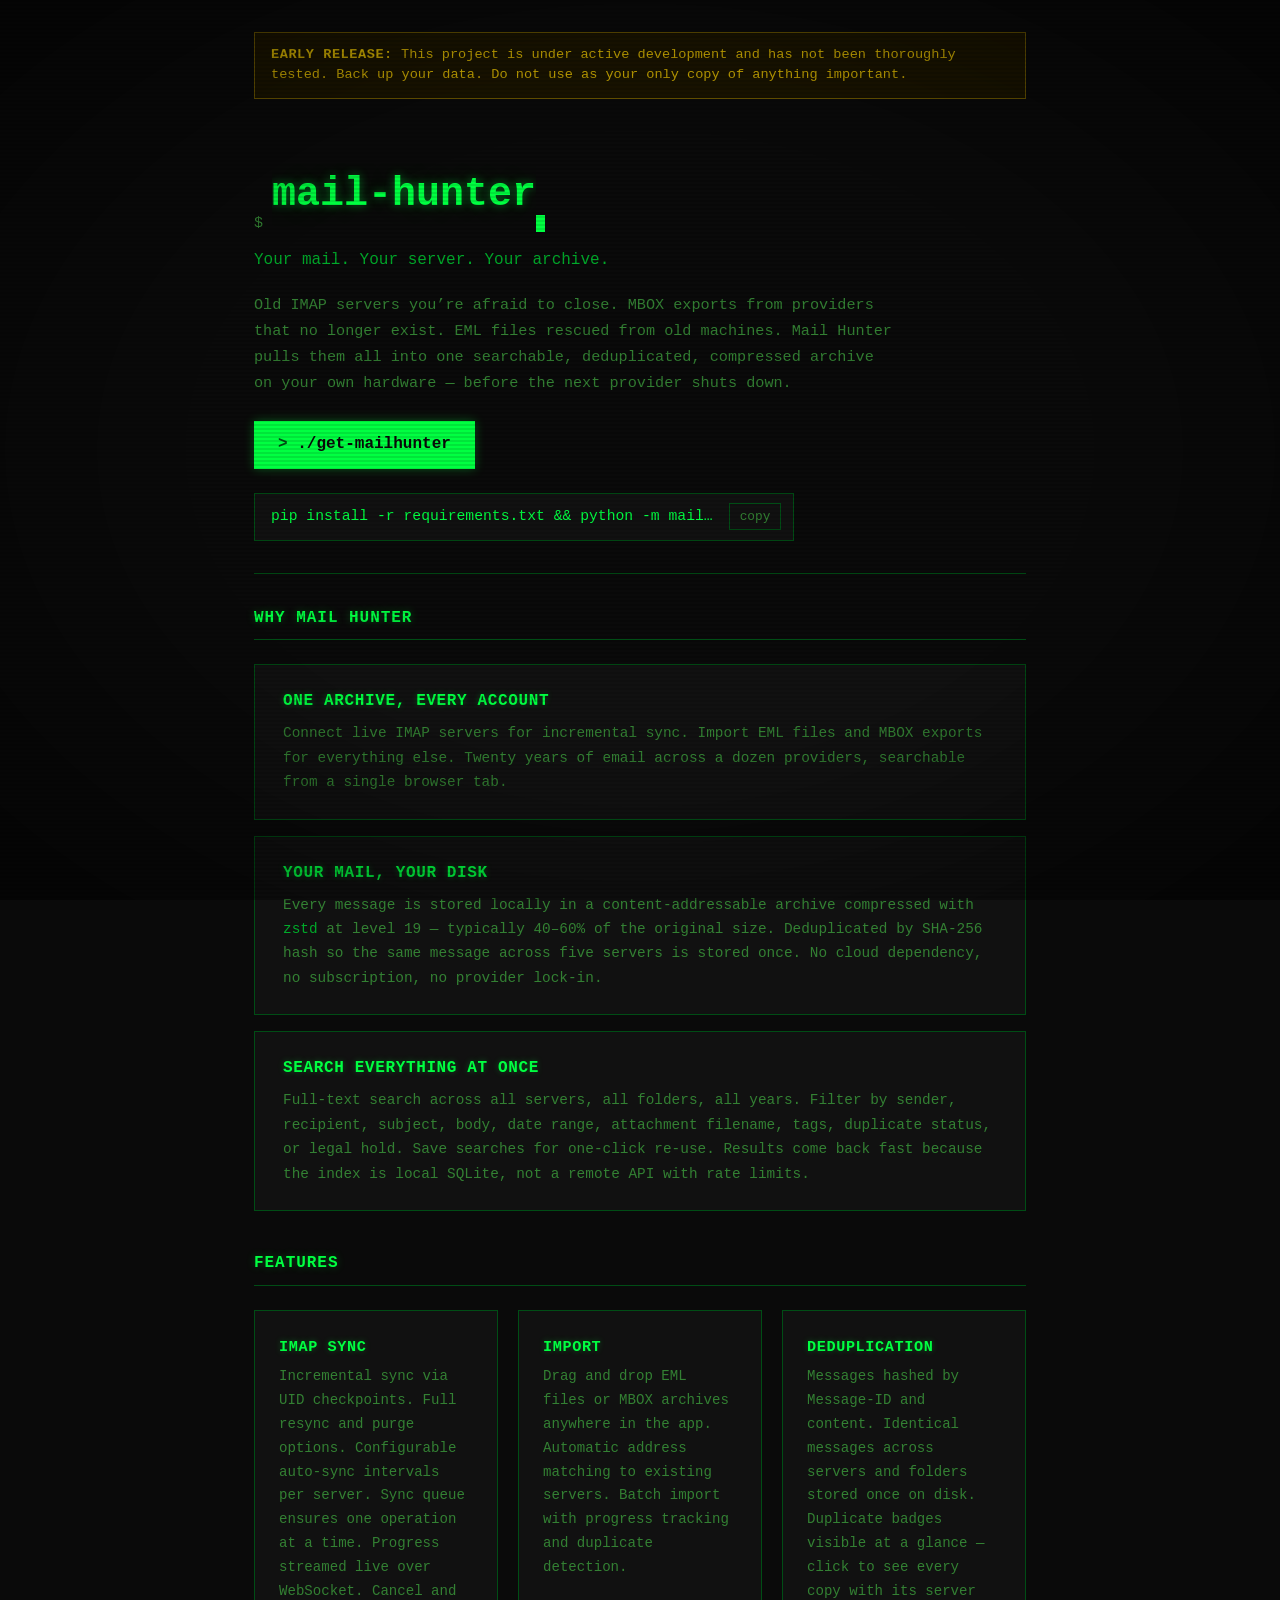
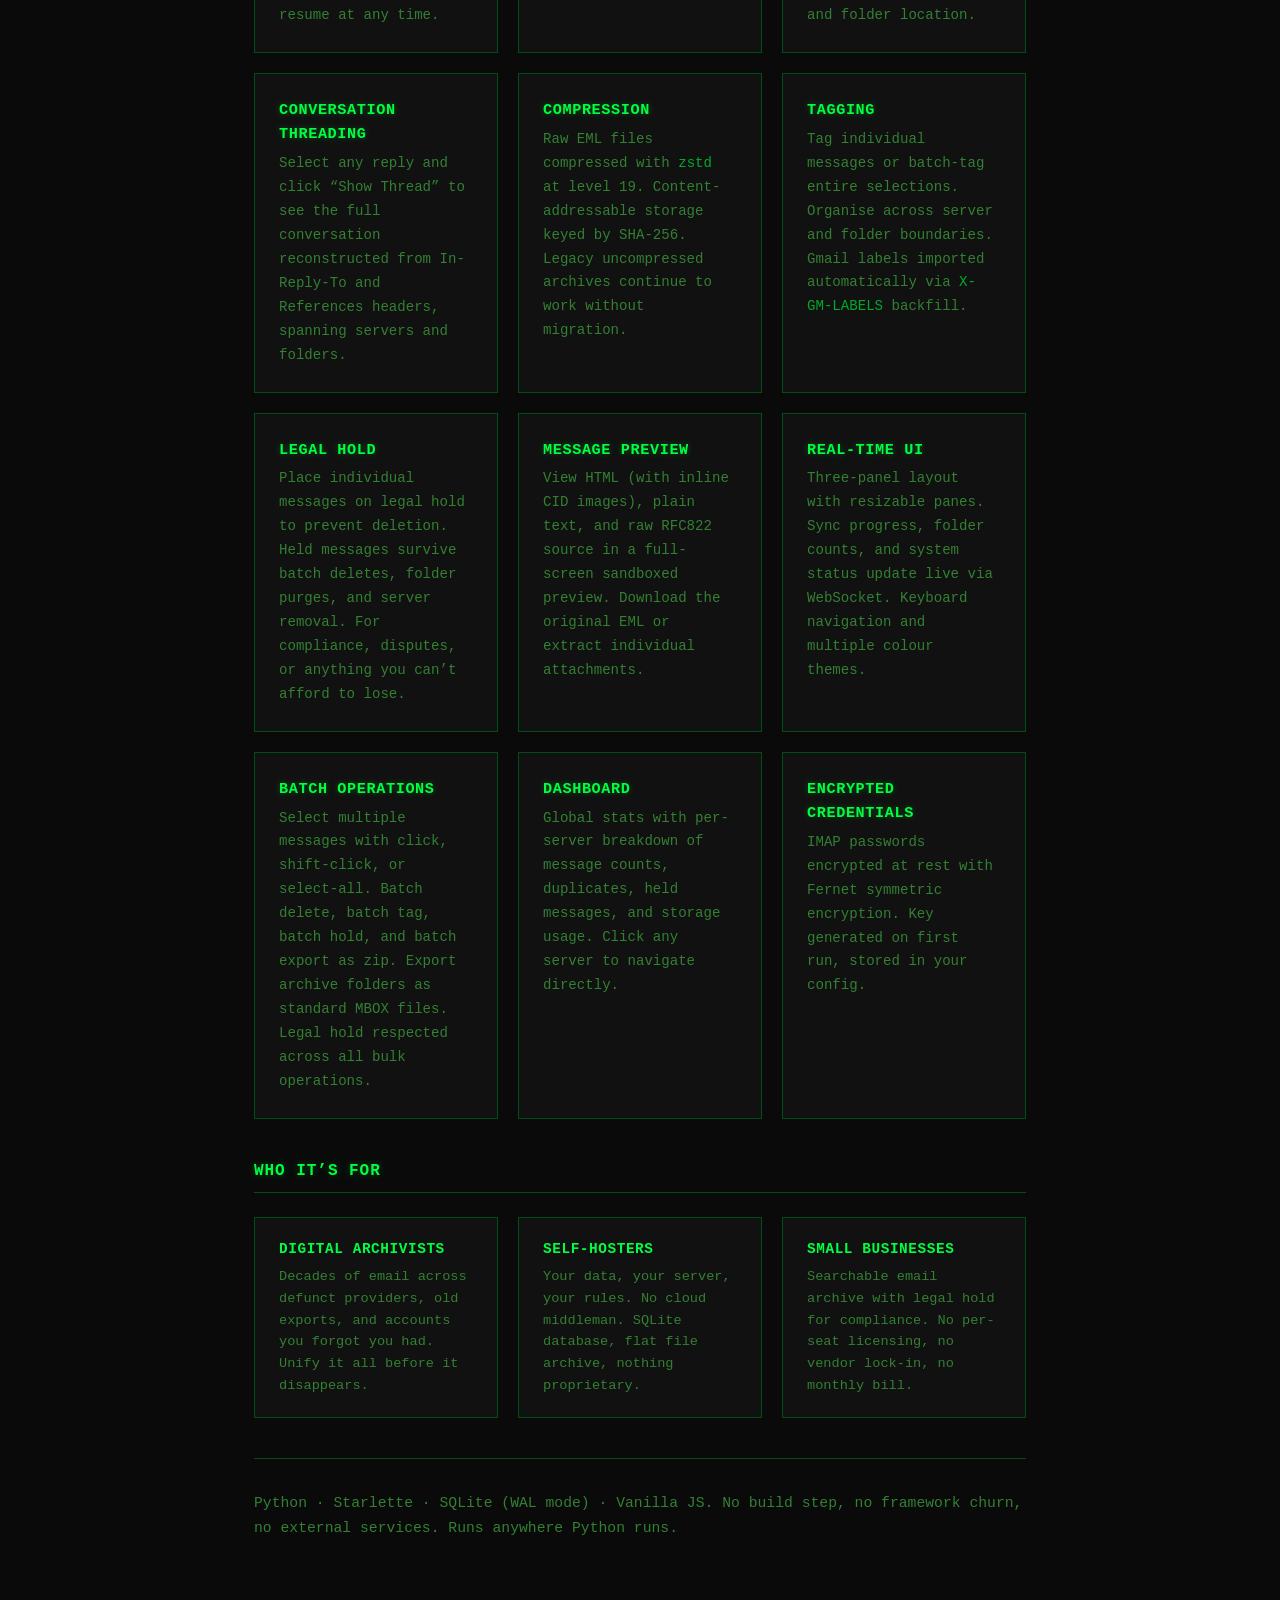
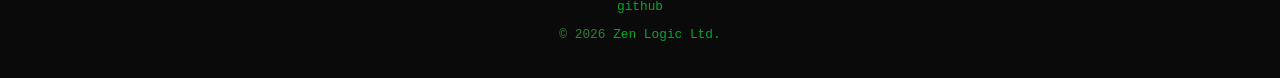
<file: docs/index.html>
<!DOCTYPE html>
<html lang="en">
<head>
<meta charset="UTF-8">
<meta name="viewport" content="width=device-width, initial-scale=1.0">
<title>Mail Hunter — Your Mail, Your Server, Your Archive</title>
<meta name="description" content="Self-hosted email archiving. Sync IMAP servers, import EML and MBOX files, search everything from one browser tab. Compressed, deduplicated, yours.">
<meta property="og:title" content="Mail Hunter — Your Mail, Your Server, Your Archive">
<meta property="og:description" content="Self-hosted email archiving. Sync IMAP servers, import EML and MBOX files, search everything from one browser tab. Compressed, deduplicated, yours.">
<meta property="og:type" content="website">
<meta property="og:site_name" content="Mail Hunter">
<meta name="twitter:card" content="summary_large_image">
<meta name="twitter:title" content="Mail Hunter — Your Mail, Your Server, Your Archive">
<meta name="twitter:description" content="Self-hosted email archiving. Sync IMAP servers, import EML and MBOX files, search everything from one browser tab. Compressed, deduplicated, yours.">
<style>
  *, *::before, *::after { box-sizing: border-box; margin: 0; padding: 0; }

  :root {
    --green: #00ff41;
    --green-dim: #00aa2a;
    --green-dark: #004d15;
    --bg: #0a0a0a;
    --bg-light: #111;
    --dim: #338033;
    --bright: #33ff66;
    --warn-bg: #1a1400;
    --warn-border: #665200;
    --warn-text: #ccaa00;
  }

  body {
    font-family: 'SF Mono', 'Cascadia Code', 'Fira Code', 'Consolas', 'Courier New', monospace;
    background: var(--bg);
    color: var(--green);
    line-height: 1.6;
    overflow-x: hidden;
    font-size: 15px;
  }

  /* ---------- CRT effect ---------- */
  body::before {
    content: '';
    position: fixed;
    inset: 0;
    pointer-events: none;
    z-index: 9999;
    background: repeating-linear-gradient(
      0deg,
      transparent,
      transparent 2px,
      rgba(0,0,0,.1) 2px,
      rgba(0,0,0,.1) 4px
    );
  }
  body::after {
    content: '';
    position: fixed;
    inset: 0;
    pointer-events: none;
    z-index: 9998;
    background: radial-gradient(
      ellipse at center,
      transparent 50%,
      rgba(0,0,0,.5) 100%
    );
  }

  .wrapper {
    max-width: 820px;
    margin: 0 auto;
    padding: 2rem 1.5rem;
  }

  /* ---------- Warning banner ---------- */
  .warning-banner {
    background: var(--warn-bg);
    border: 1px solid var(--warn-border);
    color: var(--warn-text);
    padding: 0.75rem 1rem;
    font-size: 0.85rem;
    line-height: 1.5;
    margin-bottom: 1rem;
  }
  .warning-banner strong {
    text-transform: uppercase;
    letter-spacing: 0.04em;
  }

  /* ---------- Blinking cursor ---------- */
  @keyframes blink {
    0%, 49% { opacity: 1; }
    50%, 100% { opacity: 0; }
  }
  .cursor {
    display: inline-block;
    width: 0.6em;
    height: 1.1em;
    background: var(--green);
    vertical-align: text-bottom;
    animation: blink 1s step-end infinite;
  }

  /* ---------- Typing animation ---------- */
  @keyframes type-title {
    from { width: 0; }
    to { width: 11ch; }
  }
  @keyframes type-tagline {
    from { width: 0; }
    to { width: 46ch; }
  }

  /* ---------- Hero ---------- */
  .hero {
    padding: 3rem 0 2rem;
    border-bottom: 1px solid var(--green-dark);
    margin-bottom: 2rem;
  }
  .prompt {
    color: var(--dim);
  }
  .hero-title {
    font-size: 2.5rem;
    font-weight: 700;
    color: var(--green);
    text-shadow: 0 0 10px rgba(0,255,65,.4), 0 0 30px rgba(0,255,65,.15);
    overflow: hidden;
    white-space: nowrap;
    width: 11ch;
    animation: type-title 1.2s steps(11) 0.3s both;
    display: inline-block;
  }
  .hero-tagline {
    font-size: 1rem;
    color: var(--green-dim);
    margin-top: 0.75rem;
    overflow: hidden;
    white-space: nowrap;
    width: 46ch;
    max-width: 100%;
    animation: type-tagline 1.5s steps(46) 1.8s both;
  }
  .hero-desc {
    margin-top: 1.25rem;
    color: var(--dim);
    font-size: 0.95rem;
    line-height: 1.7;
    max-width: 640px;
  }
  .hero-cta {
    margin-top: 1.5rem;
    display: flex;
    gap: 1rem;
    flex-wrap: wrap;
  }
  .btn-cta {
    display: inline-block;
    font-family: inherit;
    font-size: 1rem;
    font-weight: 700;
    color: var(--bg);
    background: var(--green);
    border: none;
    padding: 0.7rem 1.5rem;
    text-decoration: none;
    transition: background 0.2s, box-shadow 0.2s;
    box-shadow: 0 0 10px rgba(0,255,65,.3);
  }
  .btn-cta:hover {
    background: var(--bright);
    box-shadow: 0 0 20px rgba(0,255,65,.5), 0 0 40px rgba(0,255,65,.2);
  }
  .btn-cta .cta-prompt {
    color: var(--green-dark);
  }

  /* ---------- Install snippet ---------- */
  .install-snippet {
    margin-top: 1.5rem;
    max-width: 540px;
  }
  .install-box {
    display: flex;
    align-items: center;
    background: var(--bg-light);
    border: 1px solid var(--green-dark);
    padding: 0.6rem 0.75rem 0.6rem 1rem;
    font-size: 0.92rem;
    gap: 0.75rem;
    transition: border-color 0.3s, box-shadow 0.3s;
  }
  .install-box:hover {
    border-color: var(--green);
    box-shadow: 0 0 10px rgba(0,255,65,.25);
  }
  .install-box code {
    flex: 1;
    color: var(--green);
    white-space: nowrap;
    overflow: hidden;
    text-overflow: ellipsis;
    user-select: all;
  }
  .install-box .copy-btn {
    flex-shrink: 0;
    background: none;
    border: 1px solid var(--green-dark);
    color: var(--dim);
    font-family: inherit;
    font-size: 0.8rem;
    padding: 0.3rem 0.6rem;
    cursor: pointer;
    transition: color 0.2s, border-color 0.2s;
  }
  .install-box .copy-btn:hover {
    color: var(--green);
    border-color: var(--green);
  }

  /* ---------- Section headings ---------- */
  .section-header {
    font-size: 1rem;
    font-weight: 700;
    color: var(--green);
    text-shadow: 0 0 8px rgba(0,255,65,.3);
    text-transform: uppercase;
    letter-spacing: 0.06em;
    margin-bottom: 1.5rem;
    padding-bottom: 0.5rem;
    border-bottom: 1px solid var(--green-dark);
  }

  /* ---------- Highlight cards ---------- */
  .highlights {
    margin-bottom: 2.5rem;
  }
  .highlight-card {
    background: var(--bg-light);
    border: 1px solid var(--green-dark);
    padding: 1.5rem 1.75rem;
    margin-bottom: 1rem;
    transition: border-color 0.3s, box-shadow 0.3s;
  }
  .highlight-card:hover {
    border-color: var(--green);
    box-shadow: 0 0 10px rgba(0,255,65,.25), 0 0 30px rgba(0,255,65,.1);
  }
  .highlight-card h3 {
    font-size: 1rem;
    font-weight: 700;
    color: var(--green);
    text-shadow: 0 0 6px rgba(0,255,65,.3);
    text-transform: uppercase;
    letter-spacing: 0.04em;
    margin-bottom: 0.4rem;
  }
  .highlight-card p {
    font-size: 0.9rem;
    color: var(--dim);
    line-height: 1.7;
  }
  .highlight-card code {
    color: var(--green-dim);
    font-family: inherit;
  }

  /* ---------- Features grid ---------- */
  .features {
    margin-bottom: 2.5rem;
  }
  .features-grid {
    display: grid;
    grid-template-columns: repeat(auto-fit, minmax(240px, 1fr));
    gap: 1.25rem;
  }
  .feature-card {
    background: var(--bg-light);
    border: 1px solid var(--green-dark);
    padding: 1.5rem;
    transition: border-color 0.3s, box-shadow 0.3s;
  }
  .feature-card:hover {
    border-color: var(--green);
    box-shadow: 0 0 10px rgba(0,255,65,.25), 0 0 30px rgba(0,255,65,.1);
  }
  .feature-card h3 {
    font-size: 0.95rem;
    font-weight: 700;
    color: var(--green);
    text-shadow: 0 0 6px rgba(0,255,65,.3);
    text-transform: uppercase;
    letter-spacing: 0.04em;
    margin-bottom: 0.35rem;
  }
  .feature-card p {
    font-size: 0.88rem;
    color: var(--dim);
    line-height: 1.7;
  }
  .feature-card code {
    color: var(--green-dim);
    font-family: inherit;
  }

  /* ---------- Audience section ---------- */
  .audience {
    margin-bottom: 2.5rem;
  }
  .audience-grid {
    display: grid;
    grid-template-columns: repeat(auto-fit, minmax(220px, 1fr));
    gap: 1.25rem;
  }
  .audience-card {
    background: var(--bg-light);
    border: 1px solid var(--green-dark);
    padding: 1.25rem 1.5rem;
    transition: border-color 0.3s, box-shadow 0.3s;
  }
  .audience-card:hover {
    border-color: var(--green);
    box-shadow: 0 0 10px rgba(0,255,65,.25), 0 0 30px rgba(0,255,65,.1);
  }
  .audience-card h3 {
    font-size: 0.9rem;
    font-weight: 700;
    color: var(--green);
    text-transform: uppercase;
    letter-spacing: 0.04em;
    margin-bottom: 0.3rem;
  }
  .audience-card p {
    font-size: 0.85rem;
    color: var(--dim);
    line-height: 1.6;
  }

  /* ---------- Tech footer ---------- */
  .tech {
    border-top: 1px solid var(--green-dark);
    padding-top: 2rem;
    margin-bottom: 1.5rem;
  }
  .tech p {
    color: var(--dim);
    font-size: 0.92rem;
    line-height: 1.7;
  }

  /* ---------- Footer ---------- */
  footer {
    padding-top: 2rem;
    text-align: center;
    color: var(--dim);
    font-size: 0.8rem;
  }
  footer a {
    color: var(--green-dim);
    text-decoration: none;
  }
  footer a:hover {
    color: var(--green);
    text-shadow: 0 0 8px rgba(0,255,65,.3);
  }

  /* ---------- Responsive ---------- */
  @media (max-width: 640px) {
    .hero-title { font-size: 1.8rem; }
    .features-grid { grid-template-columns: 1fr; }
    .audience-grid { grid-template-columns: 1fr; }
  }
</style>
</head>
<body>

<div class="wrapper">

  <div class="warning-banner">
    <strong>Early release:</strong> This project is under active development
    and has not been thoroughly tested. Back up your data. Do not use as your
    only copy of anything important.
  </div>

  <section class="hero">
    <div><span class="prompt">$</span> <span class="hero-title">mail-hunter</span><span class="cursor"></span></div>
    <div class="hero-tagline">Your mail. Your server. Your archive.</div>
    <p class="hero-desc">
      Old IMAP servers you&rsquo;re afraid to close. MBOX exports from
      providers that no longer exist. EML files rescued from old machines.
      Mail Hunter pulls them all into one searchable, deduplicated,
      compressed archive on your own hardware &mdash; before the next
      provider shuts down.
    </p>
    <div class="hero-cta">
      <a href="https://github.com/zen-logic/mail-hunter" class="btn-cta"><span class="cta-prompt">&gt; </span>./get-mailhunter</a>
    </div>
    <div class="install-snippet">
      <div class="install-box">
        <code>pip install -r requirements.txt &amp;&amp; python -m mail_hunter</code>
        <button class="copy-btn" onclick="navigator.clipboard.writeText('pip install -r requirements.txt && python -m mail_hunter')">copy</button>
      </div>
    </div>
  </section>

  <!-- Highlights -->
  <section class="highlights">
    <h2 class="section-header">Why Mail Hunter</h2>

    <div class="highlight-card">
      <h3>One archive, every account</h3>
      <p>
        Connect live IMAP servers for incremental sync. Import EML files
        and MBOX exports for everything else. Twenty years of email across
        a dozen providers, searchable from a single browser tab.
      </p>
    </div>

    <div class="highlight-card">
      <h3>Your mail, your disk</h3>
      <p>
        Every message is stored locally in a content-addressable archive
        compressed with <code>zstd</code> at level 19 &mdash; typically
        40&ndash;60% of the original size. Deduplicated by SHA-256 hash
        so the same message across five servers is stored once. No cloud
        dependency, no subscription, no provider lock-in.
      </p>
    </div>

    <div class="highlight-card">
      <h3>Search everything at once</h3>
      <p>
        Full-text search across all servers, all folders, all years.
        Filter by sender, recipient, subject, body, date range,
        attachment filename, tags, duplicate status, or legal hold.
        Save searches for one-click re-use. Results come back fast
        because the index is local SQLite, not a remote API with
        rate limits.
      </p>
    </div>
  </section>

  <!-- Features -->
  <section class="features">
    <h2 class="section-header">Features</h2>
    <div class="features-grid">

      <div class="feature-card">
        <h3>IMAP Sync</h3>
        <p>
          Incremental sync via UID checkpoints. Full resync and purge
          options. Configurable auto-sync intervals per server. Sync queue
          ensures one operation at a time. Progress streamed live over
          WebSocket. Cancel and resume at any time.
        </p>
      </div>

      <div class="feature-card">
        <h3>Import</h3>
        <p>
          Drag and drop EML files or MBOX archives anywhere in the app.
          Automatic address matching to existing servers. Batch import
          with progress tracking and duplicate detection.
        </p>
      </div>

      <div class="feature-card">
        <h3>Deduplication</h3>
        <p>
          Messages hashed by Message-ID and content. Identical messages
          across servers and folders stored once on disk. Duplicate
          badges visible at a glance &mdash; click to see every copy
          with its server and folder location.
        </p>
      </div>

      <div class="feature-card">
        <h3>Conversation Threading</h3>
        <p>
          Select any reply and click &ldquo;Show Thread&rdquo; to see
          the full conversation reconstructed from In-Reply-To and
          References headers, spanning servers and folders.
        </p>
      </div>

      <div class="feature-card">
        <h3>Compression</h3>
        <p>
          Raw EML files compressed with <code>zstd</code> at level 19.
          Content-addressable storage keyed by SHA-256. Legacy
          uncompressed archives continue to work without migration.
        </p>
      </div>

      <div class="feature-card">
        <h3>Tagging</h3>
        <p>
          Tag individual messages or batch-tag entire selections.
          Organise across server and folder boundaries. Gmail labels
          imported automatically via <code>X-GM-LABELS</code> backfill.
        </p>
      </div>

      <div class="feature-card">
        <h3>Legal Hold</h3>
        <p>
          Place individual messages on legal hold to prevent deletion.
          Held messages survive batch deletes, folder purges, and server
          removal. For compliance, disputes, or anything you can&rsquo;t
          afford to lose.
        </p>
      </div>

      <div class="feature-card">
        <h3>Message Preview</h3>
        <p>
          View HTML (with inline CID images), plain text, and raw RFC822
          source in a full-screen sandboxed preview. Download the original
          EML or extract individual attachments.
        </p>
      </div>

      <div class="feature-card">
        <h3>Real-Time UI</h3>
        <p>
          Three-panel layout with resizable panes. Sync progress, folder
          counts, and system status update live via WebSocket. Keyboard
          navigation and multiple colour themes.
        </p>
      </div>

      <div class="feature-card">
        <h3>Batch Operations</h3>
        <p>
          Select multiple messages with click, shift-click, or select-all.
          Batch delete, batch tag, batch hold, and batch export as zip.
          Export archive folders as standard MBOX files.
          Legal hold respected across all bulk operations.
        </p>
      </div>

      <div class="feature-card">
        <h3>Dashboard</h3>
        <p>
          Global stats with per-server breakdown of message counts,
          duplicates, held messages, and storage usage. Click any
          server to navigate directly.
        </p>
      </div>

      <div class="feature-card">
        <h3>Encrypted Credentials</h3>
        <p>
          IMAP passwords encrypted at rest with Fernet symmetric encryption.
          Key generated on first run, stored in your config.
        </p>
      </div>

    </div>
  </section>

  <!-- Audience -->
  <section class="audience">
    <h2 class="section-header">Who it&rsquo;s for</h2>
    <div class="audience-grid">

      <div class="audience-card">
        <h3>Digital archivists</h3>
        <p>
          Decades of email across defunct providers, old exports,
          and accounts you forgot you had. Unify it all before
          it disappears.
        </p>
      </div>

      <div class="audience-card">
        <h3>Self-hosters</h3>
        <p>
          Your data, your server, your rules. No cloud middleman.
          SQLite database, flat file archive, nothing proprietary.
        </p>
      </div>

      <div class="audience-card">
        <h3>Small businesses</h3>
        <p>
          Searchable email archive with legal hold for compliance.
          No per-seat licensing, no vendor lock-in, no monthly bill.
        </p>
      </div>

    </div>
  </section>

  <!-- Tech -->
  <section class="tech">
    <p>
      Python &middot; Starlette &middot; SQLite (WAL mode) &middot; Vanilla JS.
      No build step, no framework churn, no external services.
      Runs anywhere Python runs.
    </p>
  </section>

  <footer>
    <p><a href="https://github.com/zen-logic/mail-hunter">github</a></p>
    <p style="margin-top:0.5rem;">&copy; 2026 <a href="https://zenlogic.co.uk">Zen Logic Ltd.</a></p>
  </footer>

</div>

</body>
</html>
</file>
